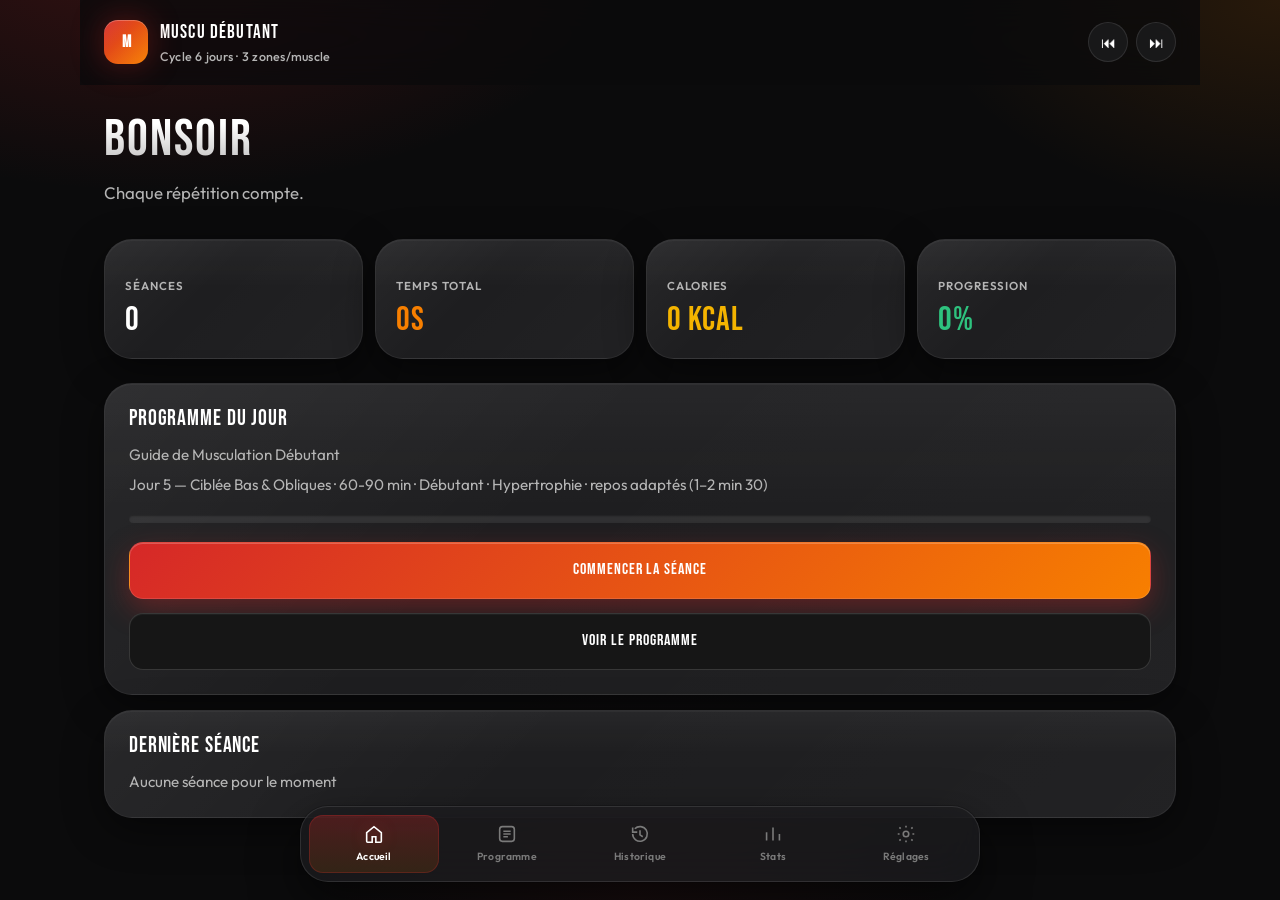
<file: index.html>
<!DOCTYPE html>
<html lang="fr">
<head>
  <meta charset="UTF-8" />
  <meta name="viewport" content="width=device-width, initial-scale=1, viewport-fit=cover" />
  <meta name="theme-color" content="#0B0B0C" />
  <meta name="description" content="Guide de musculation débutant — suivi de séances, timer et statistiques." />
  <meta name="apple-mobile-web-app-capable" content="yes" />
  <meta name="apple-mobile-web-app-status-bar-style" content="black-translucent" />
  <title>Muscu Débutant</title>
  <link rel="manifest" href="manifest.json" />
  <link rel="icon" href="icons/icon-192.png" />
  <link rel="apple-touch-icon" href="icons/icon-192.png" />
  <link rel="preconnect" href="https://fonts.googleapis.com" />
  <link rel="preconnect" href="https://fonts.gstatic.com" crossorigin />
  <link href="https://fonts.googleapis.com/css2?family=Bebas+Neue&family=Outfit:wght@400;500;600;700&display=swap" rel="stylesheet" />
  <link rel="stylesheet" href="css/variables.css?v=22" />
  <link rel="stylesheet" href="css/style.css?v=38" />
  <link rel="stylesheet" href="css/animations.css?v=22" />
  <link rel="stylesheet" href="css/responsive.css?v=22" />
</head>
<body>
  <main class="app-shell">
    <header class="topbar">
      <div class="brand">
        <div class="brand-mark" aria-hidden="true">M</div>
        <div>
          <div class="brand-title">Muscu Débutant</div>
          <div class="brand-sub">Cycle 6 jours · 3 zones/muscle</div>
        </div>
      </div>
    </header>

    <h1 class="greeting fade-in" id="greeting">Bonjour</h1>
    <p class="quote fade-in" id="quote">Chargement…</p>

    <section class="grid-stats fade-in" aria-label="Résumé">
      <article class="stat-card">
        <div class="stat-label">Séances</div>
        <div class="stat-value" id="stat-sessions">0</div>
      </article>
      <article class="stat-card">
        <div class="stat-label">Temps total</div>
        <div class="stat-value" id="stat-time">0 min</div>
      </article>
      <article class="stat-card">
        <div class="stat-label">Calories</div>
        <div class="stat-value" id="stat-calories">0 kcal</div>
      </article>
      <article class="stat-card">
        <div class="stat-label">Progression</div>
        <div class="stat-value" id="stat-progress">0%</div>
      </article>
    </section>

    <section class="card fade-in">
      <h2 class="card-title">Programme du jour</h2>
      <p class="card-text" id="program-label">Guide de Musculation Débutant</p>
      <p class="card-text" id="program-sub" style="margin-top:0.45rem">Séance du jour</p>
      <div class="progress-bar" style="margin:1.15rem 0">
        <div class="progress-fill" id="home-progress-fill"></div>
      </div>
      <button class="btn btn-primary" type="button" id="btn-start">Commencer la séance</button>
      <button class="btn btn-secondary" type="button" id="btn-open-program" style="width:100%;margin-top:0.85rem">Voir le programme</button>
    </section>

    <section class="card fade-in">
      <h2 class="card-title">Dernière séance</h2>
      <p class="card-text" id="last-session">Aucune séance pour le moment</p>
    </section>
  </main>

  <script type="module" src="js/app.js?v=86"></script>
</body>
</html>
</file>
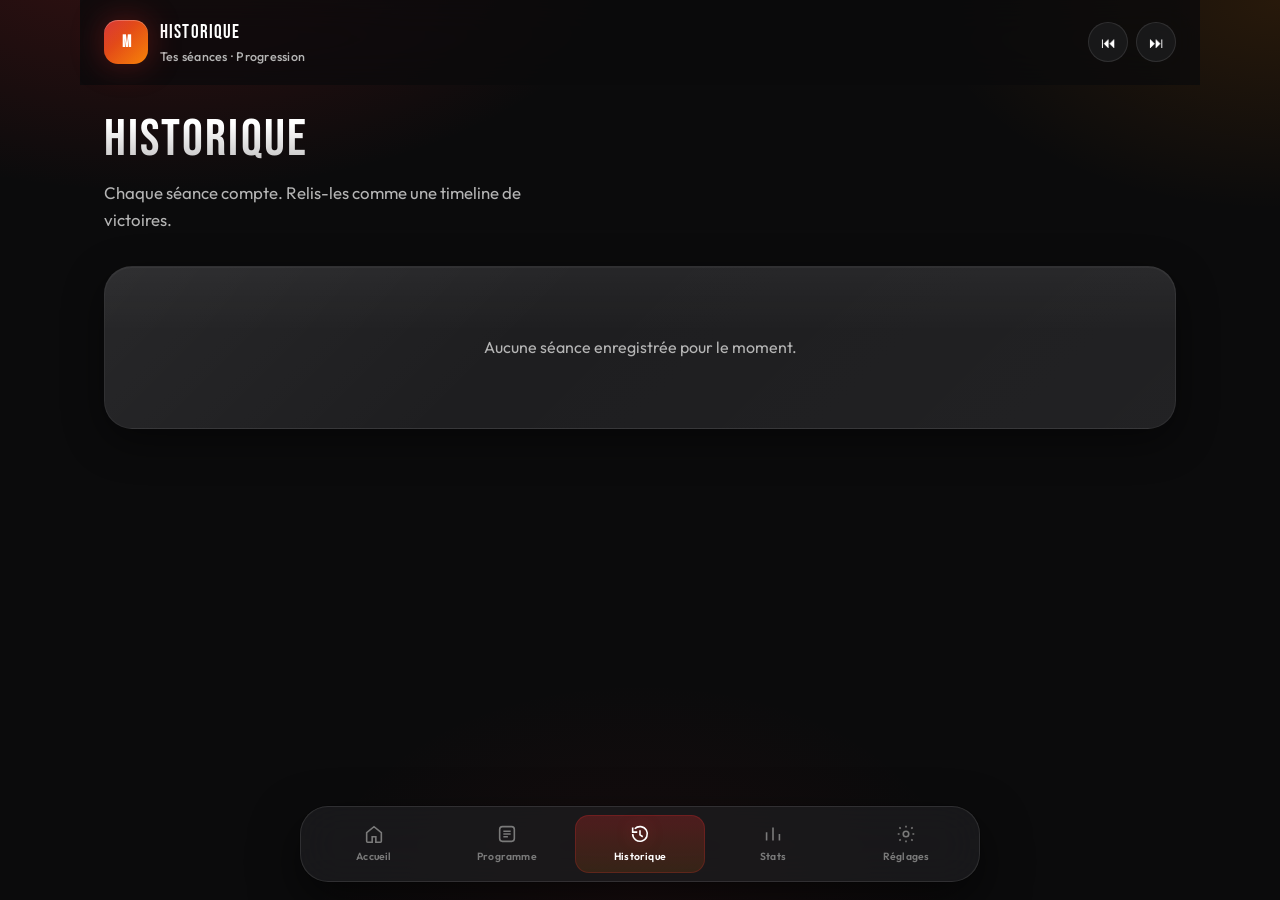
<file: historique.html>
<!DOCTYPE html>
<html lang="fr">
<head>
  <meta charset="UTF-8" />
  <meta name="viewport" content="width=device-width, initial-scale=1, viewport-fit=cover" />
  <meta name="theme-color" content="#0B0B0C" />
  <title>Historique — Muscu Débutant</title>
  <link rel="manifest" href="manifest.json" />
  <link rel="icon" href="icons/icon-192.png" />
  <link rel="preconnect" href="https://fonts.googleapis.com" />
  <link rel="preconnect" href="https://fonts.gstatic.com" crossorigin />
  <link href="https://fonts.googleapis.com/css2?family=Bebas+Neue&family=Outfit:wght@400;500;600;700&display=swap" rel="stylesheet" />
  <link rel="stylesheet" href="css/variables.css?v=22" />
  <link rel="stylesheet" href="css/style.css?v=38" />
  <link rel="stylesheet" href="css/animations.css?v=22" />
  <link rel="stylesheet" href="css/responsive.css?v=22" />
</head>
<body>
  <main class="app-shell">
    <header class="topbar">
      <div class="brand">
        <div class="brand-mark" aria-hidden="true">M</div>
        <div>
          <div class="brand-title">Historique</div>
          <div class="brand-sub">Tes séances · Progression</div>
        </div>
      </div>
    </header>

    <h1 class="greeting fade-in">Historique</h1>
    <p class="quote fade-in">Chaque séance compte. Relis-les comme une timeline de victoires.</p>

    <section class="card fade-in">
      <div id="history-list"></div>
    </section>
  </main>

  <script type="module" src="js/app.js?v=86"></script>
</body>
</html>
</file>
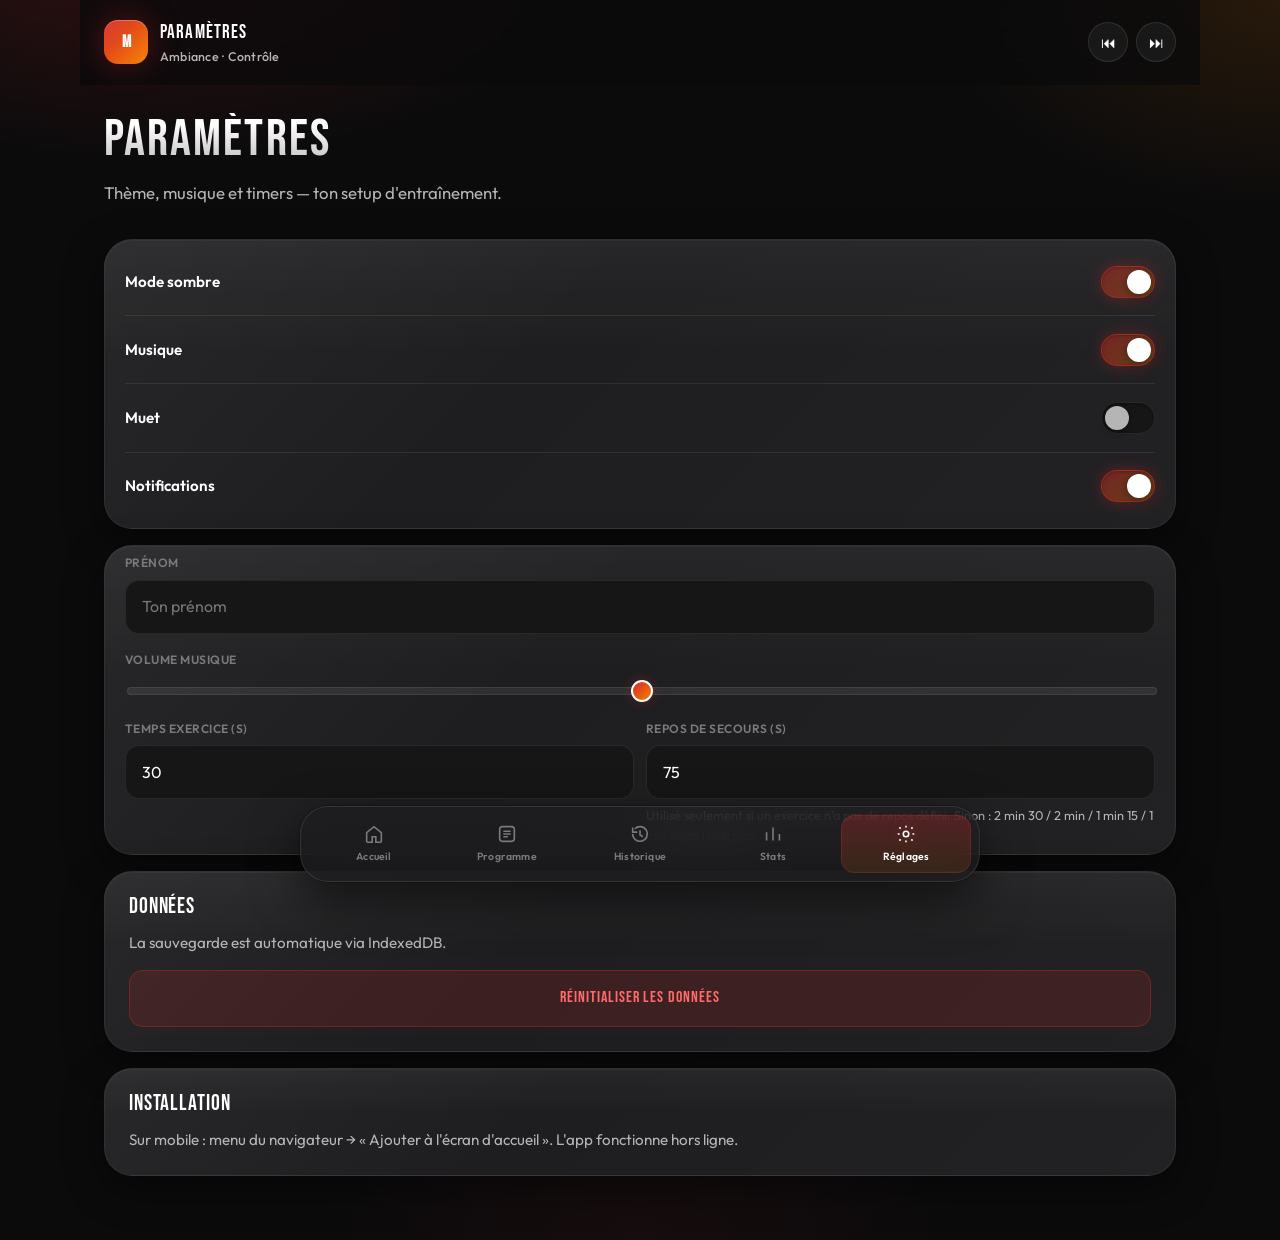
<file: parametres.html>
<!DOCTYPE html>
<html lang="fr">
<head>
  <meta charset="UTF-8" />
  <meta name="viewport" content="width=device-width, initial-scale=1, viewport-fit=cover" />
  <meta name="theme-color" content="#0B0B0C" />
  <title>Paramètres — Muscu Débutant</title>
  <link rel="manifest" href="manifest.json" />
  <link rel="icon" href="icons/icon-192.png" />
  <link rel="preconnect" href="https://fonts.googleapis.com" />
  <link rel="preconnect" href="https://fonts.gstatic.com" crossorigin />
  <link href="https://fonts.googleapis.com/css2?family=Bebas+Neue&family=Outfit:wght@400;500;600;700&display=swap" rel="stylesheet" />
  <link rel="stylesheet" href="css/variables.css?v=22" />
  <link rel="stylesheet" href="css/style.css?v=38" />
  <link rel="stylesheet" href="css/animations.css?v=22" />
  <link rel="stylesheet" href="css/responsive.css?v=22" />
</head>
<body>
  <main class="app-shell">
    <header class="topbar">
      <div class="brand">
        <div class="brand-mark" aria-hidden="true">M</div>
        <div>
          <div class="brand-title">Paramètres</div>
          <div class="brand-sub">Ambiance · Contrôle</div>
        </div>
      </div>
    </header>

    <h1 class="greeting fade-in">Paramètres</h1>
    <p class="quote fade-in">Thème, musique et timers — ton setup d'entraînement.</p>

    <section class="settings-card fade-in">
      <div class="settings-row">
        <span>Mode sombre</span>
        <button class="toggle on" type="button" id="toggle-theme" aria-pressed="true" aria-label="Basculer le thème"></button>
      </div>
      <div class="settings-row">
        <span>Musique</span>
        <button class="toggle on" type="button" id="toggle-music" aria-pressed="true" aria-label="Activer la musique"></button>
      </div>
      <div class="settings-row">
        <span>Muet</span>
        <button class="toggle" type="button" id="toggle-mute" aria-pressed="false" aria-label="Couper le son"></button>
      </div>
      <div class="settings-row">
        <span>Notifications</span>
        <button class="toggle on" type="button" id="toggle-notifications" aria-pressed="true" aria-label="Activer les notifications"></button>
      </div>
    </section>

    <section class="settings-card fade-in">
      <div class="field" style="margin-bottom:1.1rem">
        <label for="input-name">Prénom</label>
        <input id="input-name" type="text" placeholder="Ton prénom" autocomplete="nickname" />
      </div>
      <div class="field" style="margin-bottom:1.1rem">
        <label for="range-volume">Volume musique</label>
        <input id="range-volume" type="range" min="0" max="1" step="0.05" value="0.55" />
      </div>
      <div class="field-row">
        <div class="field">
          <label for="input-exercise">Temps exercice (s)</label>
          <input id="input-exercise" type="number" min="15" max="180" step="5" value="30" />
        </div>
        <div class="field">
          <label for="input-rest">Repos de secours (s)</label>
          <input id="input-rest" type="number" min="45" max="180" step="15" value="75" />
          <p class="card-text" style="margin-top:0.45rem;font-size:0.8rem">Utilisé seulement si un exercice n’a pas de repos défini. Sinon : 2 min 30 / 2 min / 1 min 15 / 1 min selon l’exercice.</p>
        </div>
      </div>
    </section>

    <section class="card fade-in">
      <h2 class="card-title">Données</h2>
      <p class="card-text" style="margin-bottom:1rem">La sauvegarde est automatique via IndexedDB.</p>
      <button class="btn btn-danger" type="button" id="btn-reset-data" style="width:100%">Réinitialiser les données</button>
    </section>

    <section class="card fade-in">
      <h2 class="card-title">Installation</h2>
      <p class="card-text">Sur mobile : menu du navigateur → « Ajouter à l'écran d'accueil ». L'app fonctionne hors ligne.</p>
    </section>
  </main>

  <script type="module" src="js/app.js?v=86"></script>
</body>
</html>
</file>
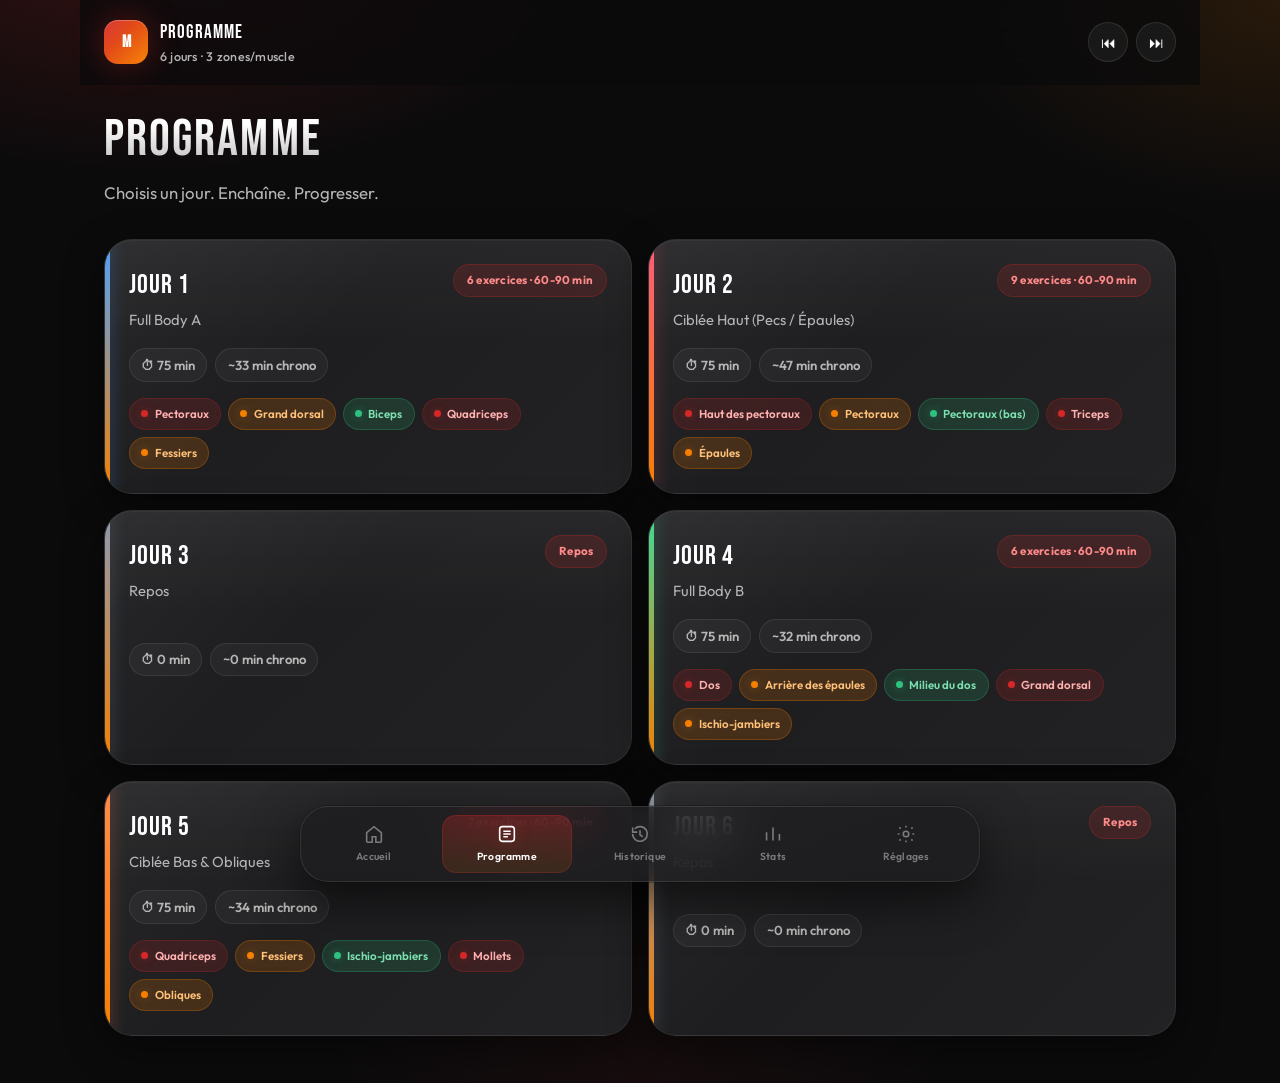
<file: programme.html>
<!DOCTYPE html>
<html lang="fr">
<head>
  <meta charset="UTF-8" />
  <meta name="viewport" content="width=device-width, initial-scale=1, viewport-fit=cover" />
  <meta name="theme-color" content="#0B0B0C" />
  <meta name="description" content="Programme 6 jours — Full Body + séances ciblées, 3 zones par muscle." />
  <title>Programme — Muscu Débutant</title>
  <link rel="manifest" href="manifest.json" />
  <link rel="icon" href="icons/icon-192.png" />
  <link rel="preconnect" href="https://fonts.googleapis.com" />
  <link rel="preconnect" href="https://fonts.gstatic.com" crossorigin />
  <link href="https://fonts.googleapis.com/css2?family=Bebas+Neue&family=Outfit:wght@400;500;600;700&display=swap" rel="stylesheet" />
  <link rel="stylesheet" href="css/variables.css?v=22" />
  <link rel="stylesheet" href="css/style.css?v=38" />
  <link rel="stylesheet" href="css/animations.css?v=22" />
  <link rel="stylesheet" href="css/responsive.css?v=22" />
</head>
<body>
  <main class="app-shell">
    <header class="topbar">
      <div class="brand">
        <div class="brand-mark" aria-hidden="true">M</div>
        <div>
          <div class="brand-title">Programme</div>
          <div class="brand-sub">6 jours · 3 zones/muscle</div>
        </div>
      </div>
    </header>

    <h1 class="greeting fade-in">Programme</h1>
    <p class="quote fade-in">Choisis un jour. Enchaîne. Progresser.</p>

    <section id="day-list" class="day-list" aria-label="Jours d'entraînement"></section>
    <section id="day-detail" class="hidden" aria-live="polite"></section>
  </main>

  <script type="module" src="js/app.js?v=86"></script>
</body>
</html>
</file>
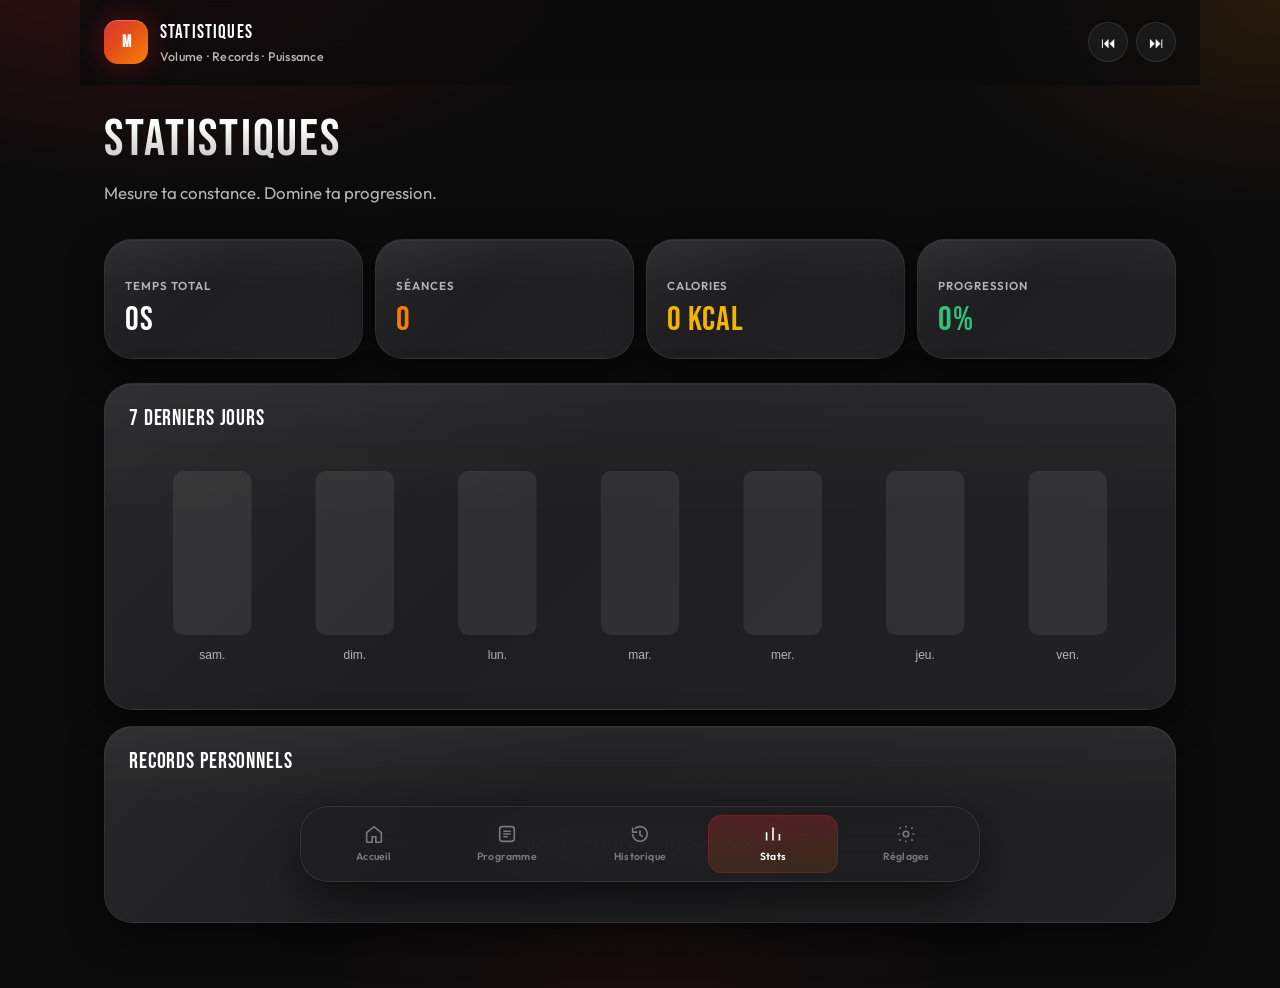
<file: statistiques.html>
<!DOCTYPE html>
<html lang="fr">
<head>
  <meta charset="UTF-8" />
  <meta name="viewport" content="width=device-width, initial-scale=1, viewport-fit=cover" />
  <meta name="theme-color" content="#0B0B0C" />
  <title>Statistiques — Muscu Débutant</title>
  <link rel="manifest" href="manifest.json" />
  <link rel="icon" href="icons/icon-192.png" />
  <link rel="preconnect" href="https://fonts.googleapis.com" />
  <link rel="preconnect" href="https://fonts.gstatic.com" crossorigin />
  <link href="https://fonts.googleapis.com/css2?family=Bebas+Neue&family=Outfit:wght@400;500;600;700&display=swap" rel="stylesheet" />
  <link rel="stylesheet" href="css/variables.css?v=22" />
  <link rel="stylesheet" href="css/style.css?v=38" />
  <link rel="stylesheet" href="css/animations.css?v=22" />
  <link rel="stylesheet" href="css/responsive.css?v=22" />
</head>
<body>
  <main class="app-shell">
    <header class="topbar">
      <div class="brand">
        <div class="brand-mark" aria-hidden="true">M</div>
        <div>
          <div class="brand-title">Statistiques</div>
          <div class="brand-sub">Volume · Records · Puissance</div>
        </div>
      </div>
    </header>

    <h1 class="greeting fade-in">Statistiques</h1>
    <p class="quote fade-in">Mesure ta constance. Domine ta progression.</p>

    <section class="grid-stats fade-in">
      <article class="stat-card">
        <div class="stat-label">Temps total</div>
        <div class="stat-value" id="stat-total-time">0</div>
      </article>
      <article class="stat-card">
        <div class="stat-label">Séances</div>
        <div class="stat-value" id="stat-total-sessions">0</div>
      </article>
      <article class="stat-card">
        <div class="stat-label">Calories</div>
        <div class="stat-value" id="stat-total-calories">0</div>
      </article>
      <article class="stat-card">
        <div class="stat-label">Progression</div>
        <div class="stat-value" id="stat-progression">0%</div>
      </article>
    </section>

    <section class="card fade-in">
      <h2 class="card-title">7 derniers jours</h2>
      <div class="chart-wrap">
        <canvas id="stats-chart" width="640" height="220" aria-label="Graphique des minutes d'entraînement"></canvas>
      </div>
    </section>

    <section class="card fade-in">
      <h2 class="card-title">Records personnels</h2>
      <div class="records-list" id="records-list"></div>
    </section>
  </main>

  <script type="module" src="js/app.js?v=86"></script>
</body>
</html>
</file>
<file: css/variables.css>
:root {
  /* Surfaces — gym premium dark */
  --bg: #0b0b0c;
  --bg-elevated: #121214;
  --bg-card: #1e1e20;
  --bg-card-hover: #26262a;
  --bg-muted: #161616;
  --bg-surface: #161616;
  --border: rgba(255, 255, 255, 0.08);
  --border-strong: rgba(255, 255, 255, 0.14);

  /* Text */
  --text: #ffffff;
  --text-muted: #b5b5b5;
  --text-dim: #7a7a7a;

  /* Brand — force & énergie */
  --primary: #d62828;
  --primary-strong: #b71f1f;
  --primary-soft: rgba(214, 40, 40, 0.16);
  --primary-glow: rgba(214, 40, 40, 0.35);

  --accent: #d62828;
  --accent-soft: rgba(214, 40, 40, 0.16);
  --accent-strong: #b71f1f;

  --energy: #f77f00;
  --energy-soft: rgba(247, 127, 0, 0.18);
  --energy-glow: rgba(247, 127, 0, 0.32);

  --success: #2ec27e;
  --success-soft: rgba(46, 194, 126, 0.16);
  --warning: #f4b400;
  --warning-soft: rgba(244, 180, 0, 0.16);
  --danger: #d62828;
  --info: #f77f00;

  /* Depth */
  --shadow: 0 18px 48px rgba(0, 0, 0, 0.55);
  --shadow-soft: 0 8px 24px rgba(0, 0, 0, 0.4);
  --shadow-glow: 0 0 32px var(--primary-glow);
  --shadow-card: 0 12px 40px rgba(0, 0, 0, 0.45), inset 0 1px 0 rgba(255, 255, 255, 0.04);

  /* Shape */
  --radius: 22px;
  --radius-sm: 14px;
  --radius-lg: 28px;
  --radius-xl: 32px;
  --radius-pill: 999px;

  --nav-height: 76px;
  --safe-bottom: env(safe-area-inset-bottom, 0px);
  --safe-top: env(safe-area-inset-top, 0px);

  /* Type — athletic & premium */
  --font-display: "Bebas Neue", "Oswald", "Arial Narrow", sans-serif;
  --font-body: "Outfit", "Avenir Next", "Segoe UI", sans-serif;

  --space-1: 0.25rem;
  --space-2: 0.5rem;
  --space-3: 0.75rem;
  --space-4: 1rem;
  --space-5: 1.25rem;
  --space-6: 1.5rem;
  --space-8: 2rem;
  --space-10: 2.5rem;

  --touch: 54px;
  --progress-track: rgba(255, 255, 255, 0.08);

  --glass: rgba(30, 30, 32, 0.72);
  --glass-border: rgba(255, 255, 255, 0.1);
  --metal: linear-gradient(135deg, rgba(255, 255, 255, 0.08), transparent 40%, rgba(255, 255, 255, 0.03));
  --gradient-brand: linear-gradient(135deg, #d62828 0%, #f77f00 100%);
  --gradient-surface: linear-gradient(180deg, rgba(255, 255, 255, 0.04), transparent 40%);
  --gradient-hero: radial-gradient(900px 480px at 12% -8%, rgba(214, 40, 40, 0.22), transparent 55%),
    radial-gradient(700px 420px at 100% 0%, rgba(247, 127, 0, 0.12), transparent 50%),
    radial-gradient(600px 400px at 50% 100%, rgba(214, 40, 40, 0.06), transparent 55%);
}

[data-theme="light"] {
  --bg: #f4f2f0;
  --bg-elevated: #ffffff;
  --bg-card: #ffffff;
  --bg-card-hover: #faf8f6;
  --bg-muted: #ebe7e3;
  --bg-surface: #f0eeeb;
  --border: rgba(20, 16, 14, 0.08);
  --border-strong: rgba(20, 16, 14, 0.14);
  --text: #141010;
  --text-muted: #5c5550;
  --text-dim: #8a827c;
  --primary-soft: rgba(214, 40, 40, 0.12);
  --accent-soft: rgba(214, 40, 40, 0.12);
  --energy-soft: rgba(247, 127, 0, 0.14);
  --success-soft: rgba(46, 194, 126, 0.12);
  --shadow: 0 16px 40px rgba(20, 16, 14, 0.1);
  --shadow-soft: 0 6px 18px rgba(20, 16, 14, 0.07);
  --shadow-card: 0 10px 28px rgba(20, 16, 14, 0.08), inset 0 1px 0 rgba(255, 255, 255, 0.8);
  --progress-track: rgba(20, 16, 14, 0.08);
  --glass: rgba(255, 255, 255, 0.82);
  --glass-border: rgba(20, 16, 14, 0.08);
  --gradient-hero: radial-gradient(900px 480px at 12% -8%, rgba(214, 40, 40, 0.1), transparent 55%),
    radial-gradient(700px 420px at 100% 0%, rgba(247, 127, 0, 0.08), transparent 50%);
}
</file>
<file: css/style.css>
*,
*::before,
*::after {
  box-sizing: border-box;
}

html {
  -webkit-text-size-adjust: 100%;
  scroll-behavior: smooth;
}

body {
  margin: 0;
  min-height: 100vh;
  font-family: var(--font-body);
  background: var(--gradient-hero), var(--bg);
  color: var(--text);
  line-height: 1.55;
  padding-bottom: calc(var(--nav-height) + var(--safe-bottom) + 1.25rem);
  -webkit-font-smoothing: antialiased;
  text-rendering: optimizeLegibility;
}

img {
  max-width: 100%;
  display: block;
}

a {
  color: inherit;
  text-decoration: none;
}

button,
input,
select,
textarea {
  font: inherit;
  color: inherit;
}

button {
  cursor: pointer;
  border: none;
  background: none;
}

h1, h2, h3, h4 {
  margin: 0;
  font-family: var(--font-display);
  letter-spacing: 0.02em;
  line-height: 1.05;
  font-weight: 400;
  text-transform: uppercase;
}

p {
  margin: 0;
}

/* ——— Shell ——— */
.app-shell {
  width: min(960px, 100%);
  margin: 0 auto;
  padding: var(--space-4);
  padding-top: calc(var(--space-4) + var(--safe-top));
}

/* ——— Header premium ——— */
.topbar {
  position: sticky;
  top: 0;
  z-index: 35;
  display: flex;
  align-items: center;
  justify-content: space-between;
  gap: var(--space-4);
  margin: calc(-1 * var(--space-4)) calc(-1 * var(--space-4)) var(--space-6);
  padding: calc(var(--space-4) + var(--safe-top)) var(--space-4) var(--space-4);
  background: color-mix(in srgb, var(--bg) 78%, transparent);
  backdrop-filter: blur(18px) saturate(1.2);
  -webkit-backdrop-filter: blur(18px) saturate(1.2);
  border-bottom: 1px solid transparent;
  transition: border-color 0.25s ease, background 0.25s ease;
}

.brand {
  display: flex;
  align-items: center;
  gap: var(--space-3);
}

.brand-mark {
  width: 44px;
  height: 44px;
  border-radius: 14px;
  background: var(--gradient-brand);
  box-shadow: var(--shadow-glow), inset 0 1px 0 rgba(255, 255, 255, 0.25);
  display: grid;
  place-items: center;
  font-family: var(--font-display);
  font-weight: 800;
  font-size: 1.05rem;
  color: #fff;
  letter-spacing: -0.04em;
  position: relative;
  overflow: hidden;
}

.brand-mark::after {
  content: "";
  position: absolute;
  inset: 0;
  background: var(--metal);
  pointer-events: none;
}

.brand-title {
  font-family: var(--font-display);
  font-size: 1.2rem;
  font-weight: 400;
  letter-spacing: 0.06em;
  text-transform: uppercase;
}

.brand-sub {
  font-size: 0.78rem;
  color: var(--text-muted);
  font-weight: 500;
  letter-spacing: 0.02em;
}

.greeting {
  font-size: clamp(2.35rem, 7vw, 3.25rem);
  font-weight: 400;
  margin-bottom: var(--space-3);
  letter-spacing: 0.04em;
  text-transform: uppercase;
  background: linear-gradient(180deg, #fff 20%, rgba(255, 255, 255, 0.72));
  -webkit-background-clip: text;
  background-clip: text;
  color: transparent;
}

[data-theme="light"] .greeting {
  background: none;
  -webkit-background-clip: unset;
  background-clip: unset;
  color: var(--text);
}

.quote {
  color: var(--text-muted);
  font-size: 1rem;
  margin-bottom: var(--space-8);
  max-width: 38ch;
  font-weight: 400;
  line-height: 1.6;
}

/* ——— Stats dashboard ——— */
.grid-stats {
  display: grid;
  grid-template-columns: repeat(2, minmax(0, 1fr));
  gap: var(--space-3);
  margin-bottom: var(--space-6);
}

.stat-card,
.card,
.day-card,
.exercise-card,
.settings-card {
  background:
    var(--gradient-surface),
    var(--bg-card);
  border: 1px solid var(--border);
  border-radius: var(--radius-lg);
  box-shadow: var(--shadow-card);
  position: relative;
  overflow: hidden;
}

.stat-card::before,
.card::before,
.day-card::after,
.settings-card::before {
  content: "";
  position: absolute;
  inset: 0;
  background: var(--metal);
  pointer-events: none;
  opacity: 0.55;
  z-index: 0;
}

.stat-card > *,
.card > *,
.settings-card > *,
.exercise-body,
.day-card-header,
.day-card .meta-row,
.day-card .muscle-chips,
.day-card .badge {
  position: relative;
  z-index: 1;
}

.stat-card {
  padding: var(--space-5);
  min-height: 108px;
  display: flex;
  flex-direction: column;
  justify-content: flex-end;
}

.stat-label {
  color: var(--text-muted);
  font-size: 0.72rem;
  margin-bottom: var(--space-2);
  text-transform: uppercase;
  letter-spacing: 0.08em;
  font-weight: 600;
}

.stat-value {
  font-family: var(--font-display);
  font-size: clamp(1.75rem, 4.5vw, 2.1rem);
  font-weight: 400;
  letter-spacing: 0.03em;
  line-height: 1.05;
  text-transform: uppercase;
}

.stat-card:nth-child(1) .stat-value { color: #fff; }
.stat-card:nth-child(2) .stat-value { color: var(--energy); }
.stat-card:nth-child(3) .stat-value { color: var(--warning); }
.stat-card:nth-child(4) .stat-value { color: var(--success); }

.card {
  padding: var(--space-6);
  margin-bottom: var(--space-4);
}

.card-title {
  font-size: 1.35rem;
  margin-bottom: var(--space-3);
  font-weight: 400;
  letter-spacing: 0.04em;
  text-transform: uppercase;
}

.card-text {
  color: var(--text-muted);
  font-size: 0.95rem;
}

/* ——— Buttons premium ——— */
.btn {
  position: relative;
  display: inline-flex;
  align-items: center;
  justify-content: center;
  gap: var(--space-2);
  min-height: var(--touch);
  padding: 0.95rem 1.4rem;
  border-radius: var(--radius-sm);
  font-family: var(--font-display);
  font-weight: 400;
  letter-spacing: 0.06em;
  text-transform: uppercase;
  overflow: hidden;
  isolation: isolate;
  -webkit-tap-highlight-color: transparent;
  user-select: none;
}

.btn::after {
  content: "";
  position: absolute;
  inset: 0;
  background: radial-gradient(circle at center, rgba(255, 255, 255, 0.28), transparent 55%);
  opacity: 0;
  transform: scale(0.4);
  transition: opacity 0.35s ease, transform 0.35s ease;
  pointer-events: none;
  z-index: 0;
}

.btn:active::after {
  opacity: 1;
  transform: scale(1.4);
  transition: opacity 0s, transform 0s;
}

.btn > * {
  position: relative;
  z-index: 1;
}

.btn-primary {
  background: var(--gradient-brand);
  color: #fff;
  box-shadow:
    0 10px 28px var(--primary-glow),
    inset 0 1px 0 rgba(255, 255, 255, 0.22);
  width: 100%;
  border: 1px solid rgba(255, 255, 255, 0.12);
}

.btn-primary:hover {
  box-shadow:
    0 14px 36px var(--primary-glow),
    0 0 24px var(--energy-glow),
    inset 0 1px 0 rgba(255, 255, 255, 0.28);
  filter: brightness(1.05);
}

.btn-secondary {
  background: var(--bg-muted);
  color: var(--text);
  border: 1px solid var(--border-strong);
  box-shadow: inset 0 1px 0 rgba(255, 255, 255, 0.04);
}

.btn-secondary:hover {
  background: var(--bg-card-hover);
  border-color: rgba(247, 127, 0, 0.35);
}

.btn-ghost {
  background: transparent;
  color: var(--text-muted);
  border: 1px solid var(--border);
}

.btn-ghost:hover {
  color: var(--text);
  border-color: var(--border-strong);
  background: rgba(255, 255, 255, 0.03);
}

.btn-danger {
  background: var(--primary-soft);
  color: #ff6b6b;
  border: 1px solid rgba(214, 40, 40, 0.35);
}

.btn-danger:hover {
  background: rgba(214, 40, 40, 0.24);
  box-shadow: 0 0 20px var(--primary-glow);
}

.btn:focus-visible,
.nav-item:focus-visible,
.day-card:focus-visible,
.exercise-card:focus-visible,
input:focus-visible,
select:focus-visible,
textarea:focus-visible {
  outline: 2px solid var(--energy);
  outline-offset: 3px;
}

/* ——— Progress ——— */
.progress-bar {
  height: 8px;
  background: var(--progress-track);
  border-radius: var(--radius-pill);
  overflow: hidden;
  box-shadow: inset 0 1px 2px rgba(0, 0, 0, 0.35);
}

.progress-fill {
  height: 100%;
  width: 0%;
  background: var(--gradient-brand);
  border-radius: inherit;
  box-shadow: 0 0 12px var(--primary-glow);
  position: relative;
}

.progress-fill::after {
  content: "";
  position: absolute;
  inset: 0;
  background: linear-gradient(90deg, transparent, rgba(255, 255, 255, 0.35), transparent);
  background-size: 200% 100%;
  animation: shimmer 2.4s linear infinite;
}

/* ——— Floating nav ——— */
.bottom-nav {
  position: fixed;
  left: 0.75rem;
  right: 0.75rem;
  bottom: calc(0.55rem + var(--safe-bottom));
  height: var(--nav-height);
  padding: 0.45rem;
  background: var(--glass);
  backdrop-filter: blur(22px) saturate(1.35);
  -webkit-backdrop-filter: blur(22px) saturate(1.35);
  border: 1px solid var(--glass-border);
  border-radius: var(--radius-xl);
  box-shadow: var(--shadow), 0 0 0 1px rgba(0, 0, 0, 0.2);
  display: grid;
  grid-template-columns: repeat(5, 1fr);
  gap: 0.2rem;
  z-index: 40;
}

.nav-item {
  display: flex;
  flex-direction: column;
  align-items: center;
  justify-content: center;
  gap: 0.25rem;
  min-height: 56px;
  border-radius: var(--radius-sm);
  color: var(--text-dim);
  font-size: 0.65rem;
  font-weight: 600;
  letter-spacing: 0.02em;
  transition: color 0.2s ease, background 0.2s ease, transform 0.2s ease;
}

.nav-item:active {
  transform: scale(0.94);
}

.nav-item.active {
  color: #fff;
  background: linear-gradient(180deg, rgba(214, 40, 40, 0.28), rgba(247, 127, 0, 0.12));
  box-shadow: inset 0 0 0 1px rgba(214, 40, 40, 0.25);
}

.nav-item.active .nav-icon {
  filter: drop-shadow(0 0 8px var(--primary-glow));
}

.nav-icon {
  width: 22px;
  height: 22px;
  stroke-width: 1.75;
}

/* ——— Day cards ——— */
.day-list {
  display: grid;
  gap: var(--space-4);
}

.day-card {
  padding: var(--space-6);
  display: grid;
  gap: var(--space-4);
  text-align: left;
  width: 100%;
}

.day-card::before {
  content: "";
  position: absolute;
  inset: 0 auto 0 0;
  width: 5px;
  background: linear-gradient(180deg, var(--day-color, var(--primary)), var(--energy));
  border-radius: var(--radius-lg) 0 0 var(--radius-lg);
  z-index: 2;
  box-shadow: 0 0 16px color-mix(in srgb, var(--day-color, var(--primary)) 45%, transparent);
}

.day-card.done {
  background:
    var(--gradient-surface),
    color-mix(in srgb, var(--success) 10%, var(--bg-card));
  border-color: color-mix(in srgb, var(--success) 40%, var(--border));
}

.day-card.pending {
  background:
    var(--gradient-surface),
    var(--bg-card);
}

.day-card-header {
  display: flex;
  justify-content: space-between;
  align-items: flex-start;
  gap: var(--space-3);
}

.day-name {
  font-family: var(--font-display);
  font-size: 1.7rem;
  font-weight: 400;
  letter-spacing: 0.04em;
  text-transform: uppercase;
}

.day-focus {
  color: var(--text-muted);
  margin-top: 0.2rem;
  font-size: 0.92rem;
}

.badge {
  display: inline-flex;
  align-items: center;
  gap: 0.35rem;
  padding: 0.4rem 0.8rem;
  border-radius: var(--radius-pill);
  font-size: 0.72rem;
  font-weight: 700;
  letter-spacing: 0.02em;
  background: var(--primary-soft);
  color: #ff8a8a;
  border: 1px solid rgba(214, 40, 40, 0.25);
}

.badge.done {
  background: var(--success-soft);
  color: var(--success);
  border-color: rgba(46, 194, 126, 0.3);
}

/* ——— Muscle badges ——— */
.muscle-chips {
  display: flex;
  flex-wrap: wrap;
  gap: 0.45rem;
}

.muscle-chip {
  display: inline-flex;
  align-items: center;
  gap: 0.4rem;
  padding: 0.38rem 0.7rem;
  border-radius: var(--radius-pill);
  background: rgba(255, 255, 255, 0.04);
  color: var(--text-muted);
  font-size: 0.72rem;
  font-weight: 600;
  border: 1px solid var(--border);
  backdrop-filter: blur(8px);
}

.muscle-dot {
  width: 7px;
  height: 7px;
  border-radius: 50%;
  background: var(--primary);
  box-shadow: 0 0 8px var(--primary-glow);
}

.muscle-chip:nth-child(3n + 1) {
  background: var(--primary-soft);
  border-color: rgba(214, 40, 40, 0.22);
  color: #ffb0b0;
}
.muscle-chip:nth-child(3n + 1) .muscle-dot {
  background: var(--primary);
  box-shadow: 0 0 8px var(--primary-glow);
}

.muscle-chip:nth-child(3n + 2) {
  background: var(--energy-soft);
  border-color: rgba(247, 127, 0, 0.25);
  color: #ffc078;
}
.muscle-chip:nth-child(3n + 2) .muscle-dot {
  background: var(--energy);
  box-shadow: 0 0 8px var(--energy-glow);
}

.muscle-chip:nth-child(3n + 3) {
  background: var(--success-soft);
  border-color: rgba(46, 194, 126, 0.25);
  color: #7de0b0;
}
.muscle-chip:nth-child(3n + 3) .muscle-dot {
  background: var(--success);
  box-shadow: 0 0 8px rgba(46, 194, 126, 0.45);
}

/* ——— Variantes d'équipement ——— */
.variant-list {
  display: flex;
  flex-direction: column;
  gap: 0.35rem;
}

.variant-chip {
  display: flex;
  flex-wrap: wrap;
  align-items: baseline;
  gap: 0.5rem;
  padding: 0.42rem 0.7rem;
  border-radius: var(--radius-sm);
  background: rgba(255, 255, 255, 0.03);
  border: 1px solid var(--border);
}

.variant-equipment {
  font-size: 0.62rem;
  font-weight: 700;
  letter-spacing: 0.05em;
  text-transform: uppercase;
  color: var(--primary);
  white-space: nowrap;
}

.variant-name {
  font-size: 0.8rem;
  color: var(--text-muted);
}

/* ——— Exercise cards ——— */
.exercise-list {
  display: grid;
  gap: var(--space-5);
}

.exercise-card {
  display: flex;
  flex-direction: column;
}

.exercise-media {
  aspect-ratio: 16 / 10;
  width: 100%;
  background:
    radial-gradient(ellipse at 50% 30%, rgba(214, 40, 40, 0.12), transparent 60%),
    var(--bg-muted);
  display: block;
  position: relative;
  overflow: hidden;
  color: var(--text-muted);
}

.exercise-media::after {
  content: "";
  position: absolute;
  inset: 0;
  background: linear-gradient(180deg, transparent 45%, rgba(11, 11, 12, 0.75) 100%);
  pointer-events: none;
  z-index: 1;
}

.exercise-media img {
  position: absolute;
  inset: 0;
  width: 100%;
  height: 100%;
  object-fit: contain;
  object-position: center;
  display: block;
  padding: 0.5rem;
  background: #101012;
}

.exercise-media .fallback {
  position: absolute;
  inset: 0;
  display: grid;
  place-items: center;
  text-align: center;
  padding: 1rem;
  font-size: 0.9rem;
  z-index: 2;
}

.exercise-body {
  padding: var(--space-5) var(--space-5) var(--space-6);
  display: grid;
  gap: var(--space-4);
  flex: 1;
}

.exercise-name {
  font-family: var(--font-display);
  font-size: 1.55rem;
  font-weight: 400;
  letter-spacing: 0.03em;
  text-transform: uppercase;
}

.meta-row {
  display: flex;
  flex-wrap: wrap;
  gap: 0.5rem;
  color: var(--text-muted);
  font-size: 0.82rem;
}

.meta-row > span {
  display: inline-flex;
  align-items: center;
  padding: 0.35rem 0.7rem;
  border-radius: var(--radius-pill);
  background: rgba(255, 255, 255, 0.04);
  border: 1px solid var(--border);
  font-weight: 600;
}

.detail-block h4 {
  font-size: 0.72rem;
  text-transform: uppercase;
  letter-spacing: 0.1em;
  color: var(--energy);
  margin-bottom: 0.4rem;
  font-weight: 700;
}

.detail-block p {
  color: var(--text-muted);
  font-size: 0.92rem;
  line-height: 1.55;
}

/* ——— Forms ——— */
.field-row {
  display: grid;
  grid-template-columns: 1fr 1fr;
  gap: var(--space-3);
}

.field label {
  display: block;
  font-size: 0.75rem;
  color: var(--text-dim);
  margin-bottom: 0.45rem;
  font-weight: 600;
  letter-spacing: 0.04em;
  text-transform: uppercase;
}

.field input,
.field select,
.field textarea,
.settings-row input[type="range"] {
  width: 100%;
  min-height: 52px;
  border-radius: var(--radius-sm);
  border: 1px solid var(--border);
  background: var(--bg-muted);
  padding: 0.85rem 1rem;
  transition: border-color 0.2s ease, box-shadow 0.2s ease, background 0.2s ease;
}

.field input:focus,
.field select:focus,
.field textarea:focus {
  border-color: rgba(247, 127, 0, 0.55);
  box-shadow: 0 0 0 3px var(--energy-soft);
  background: #141416;
}

.field textarea {
  min-height: 96px;
  resize: vertical;
}

.check-row {
  display: flex;
  align-items: center;
  gap: 0.75rem;
  min-height: 48px;
  font-weight: 600;
}

.check-row input {
  width: 22px;
  height: 22px;
  accent-color: var(--primary);
}

/* ——— Contrôles musique ——— */
.music-controls {
  display: flex;
  align-items: center;
  gap: 0.5rem;
  flex-shrink: 0;
}

.music-btn {
  width: 40px;
  height: 40px;
  display: grid;
  place-items: center;
  border-radius: 50%;
  border: 1px solid var(--glass-border);
  background: var(--glass);
  color: var(--text);
  font-size: 0.95rem;
  line-height: 1;
  cursor: pointer;
  -webkit-tap-highlight-color: transparent;
  transition: transform 0.18s ease, background 0.18s ease, opacity 0.18s ease;
}

.music-btn:hover {
  background: color-mix(in srgb, var(--primary) 22%, var(--glass));
}

.music-btn:active {
  transform: scale(0.92);
}

.music-btn:focus-visible {
  outline: 2px solid var(--primary);
  outline-offset: 2px;
}

.music-btn:disabled {
  cursor: not-allowed;
}

.music-controls.is-off {
  opacity: 0.45;
}

.music-controls--session {
  justify-content: center;
}

.topbar .brand {
  min-width: 0;
  flex: 1 1 auto;
}

.topbar .brand > div {
  min-width: 0;
}

.topbar .brand-sub {
  white-space: nowrap;
  overflow: hidden;
  text-overflow: ellipsis;
}

/* ——— Session / Timer ——— */
.session-overlay {
  position: fixed;
  inset: 0;
  z-index: 80;
  background: var(--bg);
  display: none;
  flex-direction: column;
  overflow: hidden;
}

.session-overlay.active {
  display: flex;
}

.session-image-panel {
  position: relative;
  z-index: 2;
  width: 100%;
  flex: 0 0 auto;
  max-height: 42vh;
  min-height: 160px;
  overflow: hidden;
  background: var(--bg);
  border-bottom: 1px solid var(--border);
}

.session-image-panel::after {
  content: "";
  position: absolute;
  inset: auto 0 0;
  height: 40%;
  background: linear-gradient(180deg, transparent, var(--bg));
  pointer-events: none;
}

.session-image-panel img {
  width: 100%;
  height: 100%;
  max-height: 42vh;
  min-height: 160px;
  object-fit: contain;
  object-position: center;
  display: block;
  background: var(--bg);
}

.session-variants {
  position: absolute;
  top: 0.75rem;
  left: 0.75rem;
  z-index: 5;
  max-width: min(320px, 82vw);
  border: 1px solid var(--border);
  border-radius: var(--radius-sm);
  background: color-mix(in srgb, var(--bg) 94%, transparent);
  backdrop-filter: blur(12px);
  box-shadow: 0 6px 20px rgba(0, 0, 0, 0.28);
}

.session-variants summary {
  cursor: pointer;
  list-style: none;
  padding: 0.5rem 0.7rem;
  font-size: 0.66rem;
  font-weight: 700;
  letter-spacing: 0.04em;
  text-transform: uppercase;
  color: var(--primary);
  white-space: nowrap;
}

.session-variants summary::-webkit-details-marker {
  display: none;
}

.session-variants[open] summary {
  border-bottom: 1px solid var(--border);
}

.session-variants .variant-list {
  padding: 0.5rem 0.7rem;
  max-height: 40vh;
  overflow-y: auto;
}

.exercise-name-row {
  display: flex;
  flex-wrap: wrap;
  align-items: center;
  gap: 0.5rem 0.65rem;
  margin-bottom: 0.35rem;
}

.exercise-target {
  margin: 0 0 0.35rem;
  font-size: 0.82rem;
  color: var(--text-muted, #8b9bb4);
}

.equipment-badge {
  display: inline-block;
  font-size: 0.62rem;
  font-weight: 700;
  letter-spacing: 0.05em;
  padding: 0.22rem 0.5rem;
  border-radius: 5px;
  line-height: 1;
  white-space: nowrap;
}

.equipment-free {
  background: color-mix(in srgb, var(--primary) 18%, transparent);
  color: var(--primary);
  border: 1px solid color-mix(in srgb, var(--primary) 35%, transparent);
}

.equipment-machine {
  background: color-mix(in srgb, #ff8a4c 18%, transparent);
  color: #ff8a4c;
  border: 1px solid color-mix(in srgb, #ff8a4c 35%, transparent);
}

.equipment-bodyweight {
  background: color-mix(in srgb, #3ddc97 18%, transparent);
  color: #3ddc97;
  border: 1px solid color-mix(in srgb, #3ddc97 35%, transparent);
}

.session-next-preview {
  position: absolute;
  right: 0.75rem;
  bottom: 0.75rem;
  z-index: 4;
  display: flex;
  flex-direction: column;
  align-items: center;
  gap: 0.3rem;
  width: 112px;
  padding: 0.45rem;
  border-radius: var(--radius-md, 10px);
  border: 1px solid var(--border);
  background: color-mix(in srgb, var(--bg) 94%, transparent);
  backdrop-filter: blur(12px);
  box-shadow: 0 6px 20px rgba(0, 0, 0, 0.28);
  pointer-events: none;
}

.session-next-label {
  font-size: 0.62rem;
  font-weight: 700;
  letter-spacing: 0.04em;
  text-transform: uppercase;
  color: var(--primary);
  line-height: 1;
  text-align: center;
}

.session-next-preview img {
  width: 96px;
  height: 68px;
  min-height: 0;
  max-height: none;
  object-fit: cover;
  border-radius: 6px;
  background: var(--surface);
  border: 1px solid var(--border);
}

.session-next-name {
  font-size: 0.65rem;
  line-height: 1.2;
  text-align: center;
  color: var(--text, #e8edf5);
  font-weight: 600;
  display: -webkit-box;
  -webkit-line-clamp: 2;
  -webkit-box-orient: vertical;
  overflow: hidden;
}

.session-next-badge {
  font-size: 0.58rem;
  padding: 0.18rem 0.4rem;
}

.session-header {
  position: relative;
  z-index: 3;
  display: flex;
  align-items: center;
  justify-content: space-between;
  gap: 1rem;
  padding: 0.9rem 1rem;
  border-bottom: 1px solid var(--border);
  background: color-mix(in srgb, var(--bg) 88%, transparent);
  backdrop-filter: blur(14px);
  flex-shrink: 0;
}

.session-header strong {
  font-family: var(--font-display);
  font-size: 1.15rem;
  letter-spacing: -0.02em;
}

#btn-back-exercises {
  min-height: 44px;
  padding: 0.55rem 0.9rem;
  font-size: 0.82rem;
  white-space: nowrap;
}

.session-main {
  position: relative;
  z-index: 2;
  flex: 1;
  display: grid;
  place-items: center;
  align-content: center;
  gap: 0.85rem;
  padding: 0.85rem 1.25rem 0.5rem;
  min-height: 0;
  background: var(--bg);
}

.timer-wrap {
  width: min(280px, 74vw);
  aspect-ratio: 1;
  position: relative;
  display: grid;
  place-items: center;
  filter: drop-shadow(0 0 28px var(--primary-glow));
}

.timer-wrap::before {
  content: "";
  position: absolute;
  inset: 6%;
  border-radius: 50%;
  background:
    radial-gradient(circle at 50% 40%, rgba(214, 40, 40, 0.14), transparent 55%),
    rgba(18, 18, 20, 0.88);
  border: 1px solid rgba(255, 255, 255, 0.06);
  box-shadow:
    inset 0 0 40px rgba(0, 0, 0, 0.45),
    0 0 40px rgba(214, 40, 40, 0.12);
  z-index: 0;
}

.timer-svg {
  position: absolute;
  inset: 0;
  width: 100%;
  height: 100%;
  transform: rotate(-90deg);
  z-index: 1;
}

.timer-track {
  fill: none;
  stroke: rgba(255, 255, 255, 0.1);
  stroke-width: 9;
}

.timer-progress {
  fill: none;
  stroke: url(#timerGradient);
  stroke: var(--primary);
  stroke-width: 9;
  stroke-linecap: round;
  filter: drop-shadow(0 0 6px var(--primary-glow));
}

.timer-progress.rest {
  stroke: var(--energy);
  filter: drop-shadow(0 0 8px var(--energy-glow));
}

.timer-center {
  text-align: center;
  z-index: 2;
}

.timer-phase {
  color: var(--text-muted);
  font-size: 0.78rem;
  font-weight: 700;
  text-transform: uppercase;
  letter-spacing: 0.14em;
  margin-bottom: 0.35rem;
  font-family: var(--font-display);
}

.timer-time {
  font-family: var(--font-display);
  font-size: clamp(3rem, 13vw, 4.25rem);
  font-weight: 800;
  letter-spacing: -0.05em;
  line-height: 1;
  text-shadow: 0 0 24px rgba(214, 40, 40, 0.25);
}

.timer-sub {
  color: var(--text-muted);
  margin-top: 0.5rem;
  font-weight: 500;
  font-size: 0.9rem;
}

.session-progress-block {
  width: min(420px, 100%);
  margin-top: 1.25rem;
  display: grid;
  gap: 0.75rem;
  justify-items: stretch;
}

.session-remaining {
  margin: 0;
  text-align: center;
  color: var(--text-muted);
  font-size: 0.88rem;
  font-weight: 500;
}

#btn-set-done {
  width: 100%;
  min-height: 58px;
  font-size: 1.05rem;
  border-radius: var(--radius);
}

.session-footer {
  position: relative;
  z-index: 2;
  padding: 1rem;
  padding-bottom: calc(1rem + var(--safe-bottom));
  display: grid;
  gap: 0.75rem;
  border-top: 1px solid var(--border);
  background: var(--bg);
  flex-shrink: 0;
}

.session-actions {
  display: grid;
  grid-template-columns: 1fr 1fr;
  gap: 0.75rem;
}

/* ——— History timeline ——— */
.empty-state {
  text-align: center;
  padding: 2.75rem 1rem;
  color: var(--text-muted);
}

.history-item,
.settings-row {
  display: flex;
  justify-content: space-between;
  align-items: center;
  gap: 1rem;
  padding: 1.1rem 0;
  border-bottom: 1px solid var(--border);
  position: relative;
}

#history-list .history-item {
  padding-left: 1.25rem;
}

#history-list .history-item::before {
  content: "";
  position: absolute;
  left: 0;
  top: 1.35rem;
  width: 9px;
  height: 9px;
  border-radius: 50%;
  background: var(--gradient-brand);
  box-shadow: 0 0 10px var(--primary-glow);
}

#history-list .history-item::after {
  content: "";
  position: absolute;
  left: 3.5px;
  top: 1.9rem;
  bottom: -0.15rem;
  width: 2px;
  background: linear-gradient(180deg, rgba(214, 40, 40, 0.45), transparent);
}

#history-list .history-item:last-child::after {
  display: none;
}

.history-item:last-child,
.settings-row:last-child {
  border-bottom: none;
}

.settings-card {
  padding: var(--space-2) var(--space-5);
  margin-bottom: var(--space-4);
}

.settings-row span {
  font-weight: 600;
  font-size: 0.95rem;
}

/* ——— Toggle premium ——— */
.toggle {
  position: relative;
  width: 54px;
  height: 32px;
  border-radius: var(--radius-pill);
  background: var(--bg-muted);
  border: 1px solid var(--border);
  flex-shrink: 0;
  box-shadow: inset 0 1px 3px rgba(0, 0, 0, 0.35);
}

.toggle::after {
  content: "";
  position: absolute;
  top: 3px;
  left: 3px;
  width: 24px;
  height: 24px;
  border-radius: 50%;
  background: var(--text-muted);
  box-shadow: 0 2px 6px rgba(0, 0, 0, 0.35);
  transition: transform 0.25s cubic-bezier(0.22, 1, 0.36, 1), background 0.2s ease, box-shadow 0.2s ease;
}

.toggle.on {
  background: linear-gradient(135deg, rgba(214, 40, 40, 0.45), rgba(247, 127, 0, 0.35));
  border-color: rgba(214, 40, 40, 0.45);
  box-shadow: 0 0 16px var(--primary-glow), inset 0 1px 3px rgba(0, 0, 0, 0.25);
}

.toggle.on::after {
  transform: translateX(22px);
  background: #fff;
  box-shadow: 0 2px 8px rgba(0, 0, 0, 0.4);
}

/* Range slider */
input[type="range"] {
  -webkit-appearance: none;
  appearance: none;
  height: 8px;
  border-radius: var(--radius-pill);
  background: var(--progress-track);
  padding: 0 !important;
  min-height: 8px !important;
}

input[type="range"]::-webkit-slider-thumb {
  -webkit-appearance: none;
  width: 22px;
  height: 22px;
  border-radius: 50%;
  background: var(--gradient-brand);
  border: 2px solid #fff;
  box-shadow: 0 0 12px var(--primary-glow);
  cursor: pointer;
}

input[type="range"]::-moz-range-thumb {
  width: 22px;
  height: 22px;
  border-radius: 50%;
  background: var(--gradient-brand);
  border: 2px solid #fff;
  box-shadow: 0 0 12px var(--primary-glow);
  cursor: pointer;
}

.chart-wrap {
  width: 100%;
  overflow-x: auto;
  border-radius: var(--radius-sm);
  padding: 0.5rem 0;
}

.chart-wrap canvas {
  width: 100%;
  max-width: 100%;
  height: 220px;
}

.records-list {
  display: grid;
  gap: 0.5rem;
}

.record-item {
  display: flex;
  justify-content: space-between;
  gap: 1rem;
  padding: 1rem 0.85rem;
  border-radius: var(--radius-sm);
  border: 1px solid var(--border);
  background: rgba(255, 255, 255, 0.02);
  margin-bottom: 0.35rem;
}

.hidden {
  display: none !important;
}

.sr-only {
  position: absolute;
  width: 1px;
  height: 1px;
  padding: 0;
  margin: -1px;
  overflow: hidden;
  clip: rect(0, 0, 0, 0);
  border: 0;
}

/* Completion modal backdrop tone */
.session-overlay.active .card {
  border-color: rgba(214, 40, 40, 0.25);
  box-shadow: var(--shadow), 0 0 40px rgba(214, 40, 40, 0.15);
}

/* ——— Charges recommandées (feature) ——— */
.load-label-row {
  display: inline-flex;
  align-items: center;
  gap: 0.35rem;
}

.load-tip-btn {
  width: 22px;
  height: 22px;
  border-radius: 50%;
  border: 1px solid var(--border);
  background: var(--bg-muted);
  color: var(--text-muted);
  font-size: 0.75rem;
  line-height: 1;
  padding: 0;
  display: inline-grid;
  place-items: center;
  cursor: help;
}

.load-meta {
  margin-top: 0.55rem;
  display: grid;
  gap: 0.2rem;
}

.load-meta-line {
  margin: 0;
  font-size: 0.8rem;
  color: var(--text);
  font-weight: 600;
}

.load-meta-line.muted {
  color: var(--text-muted);
  font-weight: 500;
}

.load-feedback-modal,
.confirm-modal {
  position: fixed;
  inset: 0;
  z-index: 200;
  display: grid;
  place-items: center;
  padding: 1rem;
  background: rgba(0, 0, 0, 0.72);
  backdrop-filter: blur(8px);
  -webkit-backdrop-filter: blur(8px);
  pointer-events: auto;
}

.confirm-actions {
  display: grid;
  grid-template-columns: 1fr 1fr;
  gap: 0.6rem;
  margin-top: 1.1rem;
}

.load-feedback-card {
  width: min(420px, 100%);
  margin: 0;
}

.load-feedback-options {
  display: grid;
  gap: 0.55rem;
  margin: 1rem 0;
}

.load-feedback-btn {
  width: 100%;
  justify-content: flex-start;
}

/* ——— Échauffement & Étirements ——— */
.warmup-card,
.stretch-card {
  margin-bottom: 0.75rem;
}

.warmup-card {
  border-color: rgba(77, 163, 255, 0.35);
  background: linear-gradient(145deg, rgba(77, 163, 255, 0.08), rgba(18, 18, 20, 0.95));
}

.stretch-card {
  border-color: rgba(61, 220, 151, 0.35);
  background: linear-gradient(145deg, rgba(61, 220, 151, 0.08), rgba(18, 18, 20, 0.95));
}

.warmup-badge {
  background: rgba(77, 163, 255, 0.18);
  color: #7ec8ff;
  border: 1px solid rgba(77, 163, 255, 0.35);
}

.stretch-badge {
  background: rgba(61, 220, 151, 0.18);
  color: #8ef0c5;
  border: 1px solid rgba(61, 220, 151, 0.35);
}

.routine-duration,
.warmup-duration {
  margin-bottom: 0.85rem;
  font-weight: 600;
}

.routine-steps-grid,
.warmup-steps-grid {
  display: grid;
  gap: var(--space-4);
}

.routine-step-card,
.warmup-step-card {
  display: flex;
  flex-direction: column;
  border-radius: var(--radius-sm);
  overflow: hidden;
  border: 1px solid rgba(255, 255, 255, 0.08);
  background: rgba(0, 0, 0, 0.2);
}

.warmup-step-card,
.routine-step-card.warmup-step-card {
  border-color: rgba(77, 163, 255, 0.22);
}

.stretch-step-card {
  border-color: rgba(61, 220, 151, 0.22);
}

.routine-step-card.is-active,
.warmup-step-card.is-active {
  border-color: rgba(77, 163, 255, 0.65);
  box-shadow: 0 0 0 1px rgba(77, 163, 255, 0.25), 0 0 20px rgba(77, 163, 255, 0.12);
}

.stretch-step-card.is-active {
  border-color: rgba(61, 220, 151, 0.65);
  box-shadow: 0 0 0 1px rgba(61, 220, 151, 0.25), 0 0 20px rgba(61, 220, 151, 0.12);
}

.routine-step-card.is-done {
  opacity: 0.55;
}

.routine-step-body,
.warmup-step-body {
  padding: 0.7rem 0.85rem 0.85rem;
}

.routine-step-head {
  display: flex;
  align-items: center;
  justify-content: space-between;
  gap: 0.5rem;
  margin-bottom: 0.3rem;
}

.routine-step-index,
.warmup-step-index {
  font-size: 0.72rem;
  font-weight: 700;
  letter-spacing: 0.08em;
  text-transform: uppercase;
  color: #7ec8ff;
}

.stretch-step-card .routine-step-index {
  color: #8ef0c5;
}

.routine-step-duration {
  font-size: 0.72rem;
  font-weight: 700;
  letter-spacing: 0.04em;
  color: var(--text-muted);
  white-space: nowrap;
}

.routine-step-label,
.warmup-step-label {
  margin: 0;
  color: var(--text);
  font-size: 0.92rem;
  line-height: 1.45;
  font-weight: 500;
}

.session-routine-steps,
.session-warmup-steps {
  margin-top: 0.35rem;
}

.routine-step-card--compact .exercise-media,
.warmup-step-card--compact .exercise-media {
  aspect-ratio: 16 / 9;
  max-height: 108px;
}

.routine-step-card--compact .routine-step-body,
.warmup-step-card--compact .warmup-step-body {
  padding: 0.55rem 0.7rem 0.65rem;
}

.routine-step-card--compact .routine-step-label,
.warmup-step-card--compact .warmup-step-label {
  font-size: 0.82rem;
}

.session-routine-panel,
.session-warmup-panel {
  width: 100%;
  padding: 0.85rem 1rem;
  border-radius: var(--radius-sm);
  text-align: left;
}

.session-routine-panel.routine-panel--warmup,
.session-warmup-panel {
  border: 1px solid rgba(77, 163, 255, 0.3);
  background: rgba(77, 163, 255, 0.08);
}

.session-routine-panel.routine-panel--stretch {
  border: 1px solid rgba(61, 220, 151, 0.3);
  background: rgba(61, 220, 151, 0.08);
}

.routine-panel-title,
.warmup-panel-title {
  font-family: var(--font-display);
  font-weight: 700;
  font-size: 0.95rem;
  letter-spacing: 0.04em;
  text-transform: uppercase;
  margin-bottom: 0.25rem;
}

.routine-panel--warmup .routine-panel-title {
  color: #7ec8ff;
}

.routine-panel--stretch .routine-panel-title {
  color: #8ef0c5;
}

.routine-panel-duration,
.warmup-panel-duration {
  margin: 0 0 0.55rem;
  font-size: 0.85rem;
  color: var(--text-muted);
  font-weight: 600;
}

.timer-progress.warmup {
  stroke: #4da3ff;
  filter: drop-shadow(0 0 8px rgba(77, 163, 255, 0.45));
}

.timer-progress.stretch {
  stroke: #3ddc97;
  filter: drop-shadow(0 0 8px rgba(61, 220, 151, 0.45));
}
</file>
<file: css/animations.css>
@keyframes fadeIn {
  from {
    opacity: 0;
    transform: translate3d(0, 14px, 0);
  }
  to {
    opacity: 1;
    transform: translate3d(0, 0, 0);
  }
}

@keyframes fadeInScale {
  from {
    opacity: 0;
    transform: scale(0.94);
  }
  to {
    opacity: 1;
    transform: scale(1);
  }
}

@keyframes pulseSoft {
  0%, 100% {
    transform: scale(1);
    opacity: 1;
  }
  50% {
    transform: scale(1.025);
    opacity: 0.92;
  }
}

@keyframes slideUp {
  from {
    opacity: 0;
    transform: translate3d(0, 28px, 0);
  }
  to {
    opacity: 1;
    transform: translate3d(0, 0, 0);
  }
}

@keyframes badgePop {
  0% {
    transform: scale(0.55);
    opacity: 0;
  }
  70% {
    transform: scale(1.08);
  }
  100% {
    transform: scale(1);
    opacity: 1;
  }
}

@keyframes shimmer {
  0% { background-position: -200% 0; }
  100% { background-position: 200% 0; }
}

@keyframes glowPulse {
  0%, 100% {
    box-shadow: 0 10px 28px var(--primary-glow);
  }
  50% {
    box-shadow: 0 12px 36px var(--primary-glow), 0 0 28px var(--energy-glow);
  }
}

@keyframes ringGlow {
  0%, 100% {
    filter: drop-shadow(0 0 6px var(--primary-glow));
  }
  50% {
    filter: drop-shadow(0 0 14px var(--primary-glow));
  }
}

@keyframes riseIn {
  from {
    opacity: 0;
    transform: translate3d(0, 18px, 0) scale(0.98);
  }
  to {
    opacity: 1;
    transform: translate3d(0, 0, 0) scale(1);
  }
}

.fade-in {
  animation: fadeIn 0.45s cubic-bezier(0.22, 1, 0.36, 1) both;
}

.fade-in-scale {
  animation: fadeInScale 0.4s cubic-bezier(0.22, 1, 0.36, 1) both;
}

.slide-up {
  animation: slideUp 0.4s cubic-bezier(0.22, 1, 0.36, 1) both;
}

.pulse-soft {
  animation: pulseSoft 2.2s ease-in-out infinite;
}

.badge-pop {
  animation: badgePop 0.5s cubic-bezier(0.22, 1, 0.36, 1) both;
}

.grid-stats .stat-card:nth-child(1) { animation: riseIn 0.5s 0.05s both; }
.grid-stats .stat-card:nth-child(2) { animation: riseIn 0.5s 0.1s both; }
.grid-stats .stat-card:nth-child(3) { animation: riseIn 0.5s 0.15s both; }
.grid-stats .stat-card:nth-child(4) { animation: riseIn 0.5s 0.2s both; }

.day-list .day-card:nth-child(1) { animation: riseIn 0.45s 0.04s both; }
.day-list .day-card:nth-child(2) { animation: riseIn 0.45s 0.1s both; }
.day-list .day-card:nth-child(3) { animation: riseIn 0.45s 0.16s both; }
.day-list .day-card:nth-child(4) { animation: riseIn 0.45s 0.22s both; }

.exercise-list .exercise-card:nth-child(1) { animation: riseIn 0.45s 0.05s both; }
.exercise-list .exercise-card:nth-child(2) { animation: riseIn 0.45s 0.1s both; }
.exercise-list .exercise-card:nth-child(3) { animation: riseIn 0.45s 0.15s both; }
.exercise-list .exercise-card:nth-child(4) { animation: riseIn 0.45s 0.2s both; }
.exercise-list .exercise-card:nth-child(5) { animation: riseIn 0.45s 0.25s both; }
.exercise-list .exercise-card:nth-child(6) { animation: riseIn 0.45s 0.3s both; }

#history-list .history-item {
  animation: riseIn 0.4s cubic-bezier(0.22, 1, 0.36, 1) both;
}

#history-list .history-item:nth-child(1) { animation-delay: 0.04s; }
#history-list .history-item:nth-child(2) { animation-delay: 0.08s; }
#history-list .history-item:nth-child(3) { animation-delay: 0.12s; }
#history-list .history-item:nth-child(4) { animation-delay: 0.16s; }
#history-list .history-item:nth-child(5) { animation-delay: 0.2s; }

.card,
.stat-card,
.day-card,
.exercise-card,
.settings-card {
  transition:
    transform 0.22s cubic-bezier(0.22, 1, 0.36, 1),
    box-shadow 0.22s ease,
    border-color 0.22s ease,
    background 0.22s ease;
  will-change: transform;
}

.card:hover,
.stat-card:hover,
.day-card:hover,
.exercise-card:hover {
  transform: translate3d(0, -3px, 0);
  border-color: rgba(247, 127, 0, 0.28);
  box-shadow:
    var(--shadow-card),
    0 16px 40px rgba(0, 0, 0, 0.35),
    0 0 0 1px rgba(214, 40, 40, 0.08);
}

.card:active,
.day-card:active,
.exercise-card:active,
.stat-card:active {
  transform: scale(0.985);
}

.btn {
  transition:
    transform 0.18s cubic-bezier(0.22, 1, 0.36, 1),
    box-shadow 0.22s ease,
    filter 0.2s ease,
    opacity 0.2s ease,
    border-color 0.2s ease;
  will-change: transform;
}

.btn:active {
  transform: scale(0.965);
}

.btn-primary {
  animation: glowPulse 3.5s ease-in-out infinite;
}

.btn-primary:active {
  animation: none;
}

.progress-fill {
  transition: width 0.4s cubic-bezier(0.22, 1, 0.36, 1);
}

.timer-progress,
.timer-ring-progress {
  transition: stroke-dashoffset 0.2s linear;
}

.timer-progress:not(.rest) {
  animation: ringGlow 2.8s ease-in-out infinite;
}

.nav-item {
  transition:
    transform 0.18s ease,
    color 0.2s ease,
    background 0.2s ease;
}

.toggle {
  transition: background 0.25s ease, border-color 0.25s ease, box-shadow 0.25s ease;
}

@media (hover: none) {
  .card:hover,
  .stat-card:hover,
  .day-card:hover,
  .exercise-card:hover {
    transform: none;
    border-color: var(--border);
    box-shadow: var(--shadow-card);
  }
}

@media (prefers-reduced-motion: reduce) {
  *,
  *::before,
  *::after {
    animation-duration: 0.01ms !important;
    animation-iteration-count: 1 !important;
    transition-duration: 0.01ms !important;
  }
}
</file>
<file: css/responsive.css>
/* Mobile first — premium responsive */

@media (max-width: 639px) {
  .app-shell {
    padding: 1rem 0.9rem;
  }

  .topbar {
    margin-left: -0.9rem;
    margin-right: -0.9rem;
    padding-left: 0.9rem;
    padding-right: 0.9rem;
  }

  .exercise-media {
    aspect-ratio: 4 / 3;
  }

  .exercise-media img {
    padding: 0.3rem;
  }

  .field-row {
    grid-template-columns: 1fr;
  }

  .session-image-panel,
  .session-image-panel img {
    max-height: 32vh;
    min-height: 132px;
  }

  .session-main {
    padding: 0.5rem 0.85rem;
  }

  .timer-wrap {
    width: min(236px, 70vw);
  }

  .timer-time {
    font-size: clamp(2.4rem, 11vw, 3.2rem);
  }

  .session-actions {
    grid-template-columns: 1fr 1fr;
  }

  .session-footer .session-actions {
    gap: 0.5rem;
  }

  .session-footer .btn {
    min-height: 50px;
    padding: 0.7rem 0.55rem;
    font-size: 0.84rem;
  }

  .bottom-nav {
    left: 0.55rem;
    right: 0.55rem;
    bottom: calc(0.4rem + var(--safe-bottom));
    height: 70px;
    border-radius: 24px;
  }

  .greeting {
    font-size: clamp(1.75rem, 7vw, 2.15rem);
  }
}

@media (min-width: 640px) {
  .app-shell {
    padding: 1.5rem;
  }

  .topbar {
    margin: -1.5rem -1.5rem 1.75rem;
    padding: calc(1.1rem + var(--safe-top)) 1.5rem 1.1rem;
  }

  .grid-stats {
    grid-template-columns: repeat(4, minmax(0, 1fr));
  }

  .day-list {
    grid-template-columns: repeat(2, minmax(0, 1fr));
  }

  .exercise-media {
    aspect-ratio: 16 / 10;
  }

  .session-actions {
    grid-template-columns: repeat(4, 1fr);
  }

  .stat-card {
    min-height: 120px;
  }
}

@media (min-width: 900px) {
  body {
    padding-bottom: 1.5rem;
  }

  .bottom-nav {
    left: 50%;
    right: auto;
    transform: translateX(-50%);
    width: min(680px, calc(100% - 2rem));
    bottom: 1.15rem;
    height: var(--nav-height);
    border-radius: 28px;
    padding: 0.5rem;
  }

  .exercise-list {
    grid-template-columns: repeat(2, minmax(0, 1fr));
  }

  .exercise-media {
    aspect-ratio: 16 / 10;
    min-height: 220px;
  }

  .session-overlay {
    inset: 1.5rem;
    border-radius: 32px;
    border: 1px solid var(--border);
    box-shadow: var(--shadow), 0 0 60px rgba(214, 40, 40, 0.12);
    overflow: hidden;
  }

  .card,
  .day-card,
  .exercise-card {
    border-radius: 28px;
  }
}

@media (min-width: 1100px) {
  .app-shell {
    width: min(1120px, 100%);
  }

  .exercise-list {
    grid-template-columns: repeat(2, minmax(0, 1fr));
    gap: 1.35rem;
  }

  .quote {
    font-size: 1.05rem;
  }
}

@media (max-width: 380px) {
  .greeting {
    font-size: 1.55rem;
  }

  .stat-value {
    font-size: 1.25rem;
  }

  .nav-item {
    font-size: 0.58rem;
  }

  .nav-icon {
    width: 20px;
    height: 20px;
  }

  .exercise-name {
    font-size: 1.1rem;
  }

  .brand-title {
    font-size: 0.95rem;
  }
}

@media (max-height: 700px) and (orientation: landscape) {
  .timer-wrap {
    width: min(200px, 38vw);
  }

  .session-progress-block {
    margin-top: 0.6rem;
  }

  .session-image-panel,
  .session-image-panel img {
    max-height: 28vh;
    min-height: 96px;
  }
}
</file>
